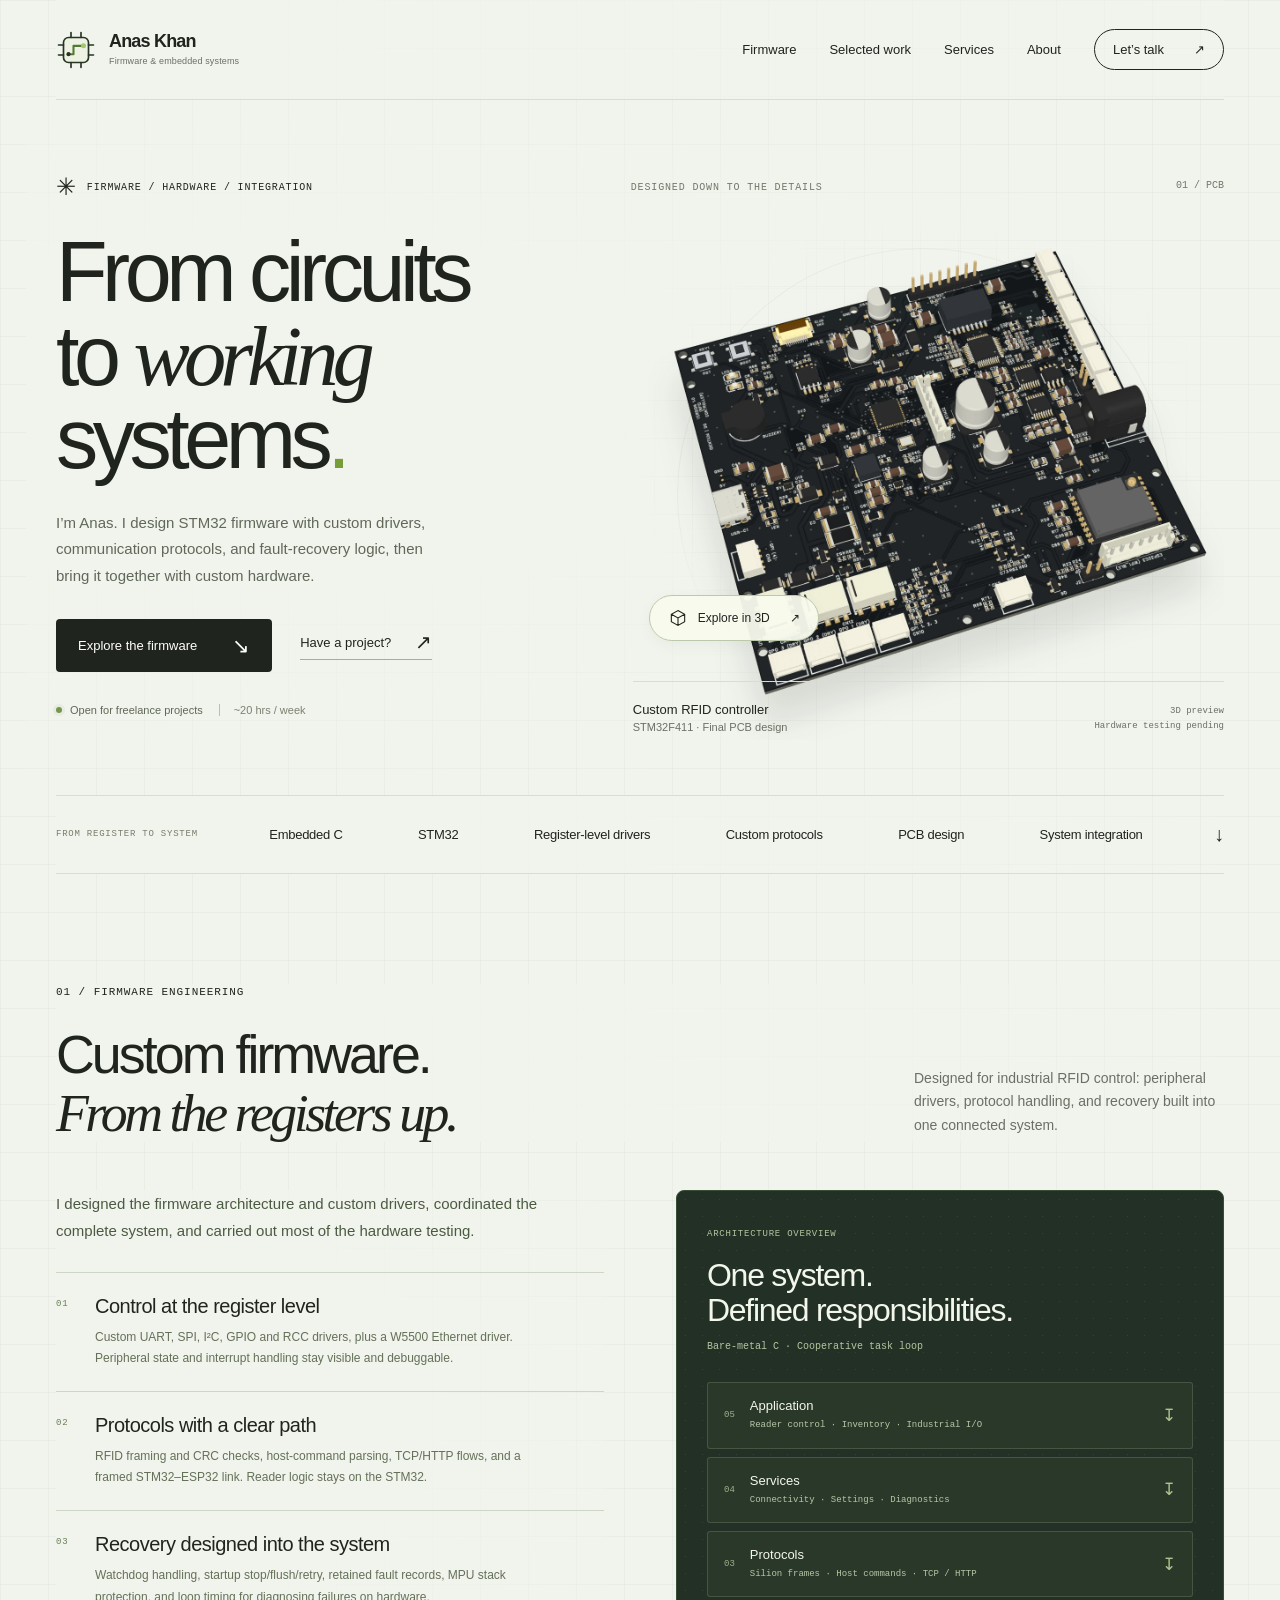
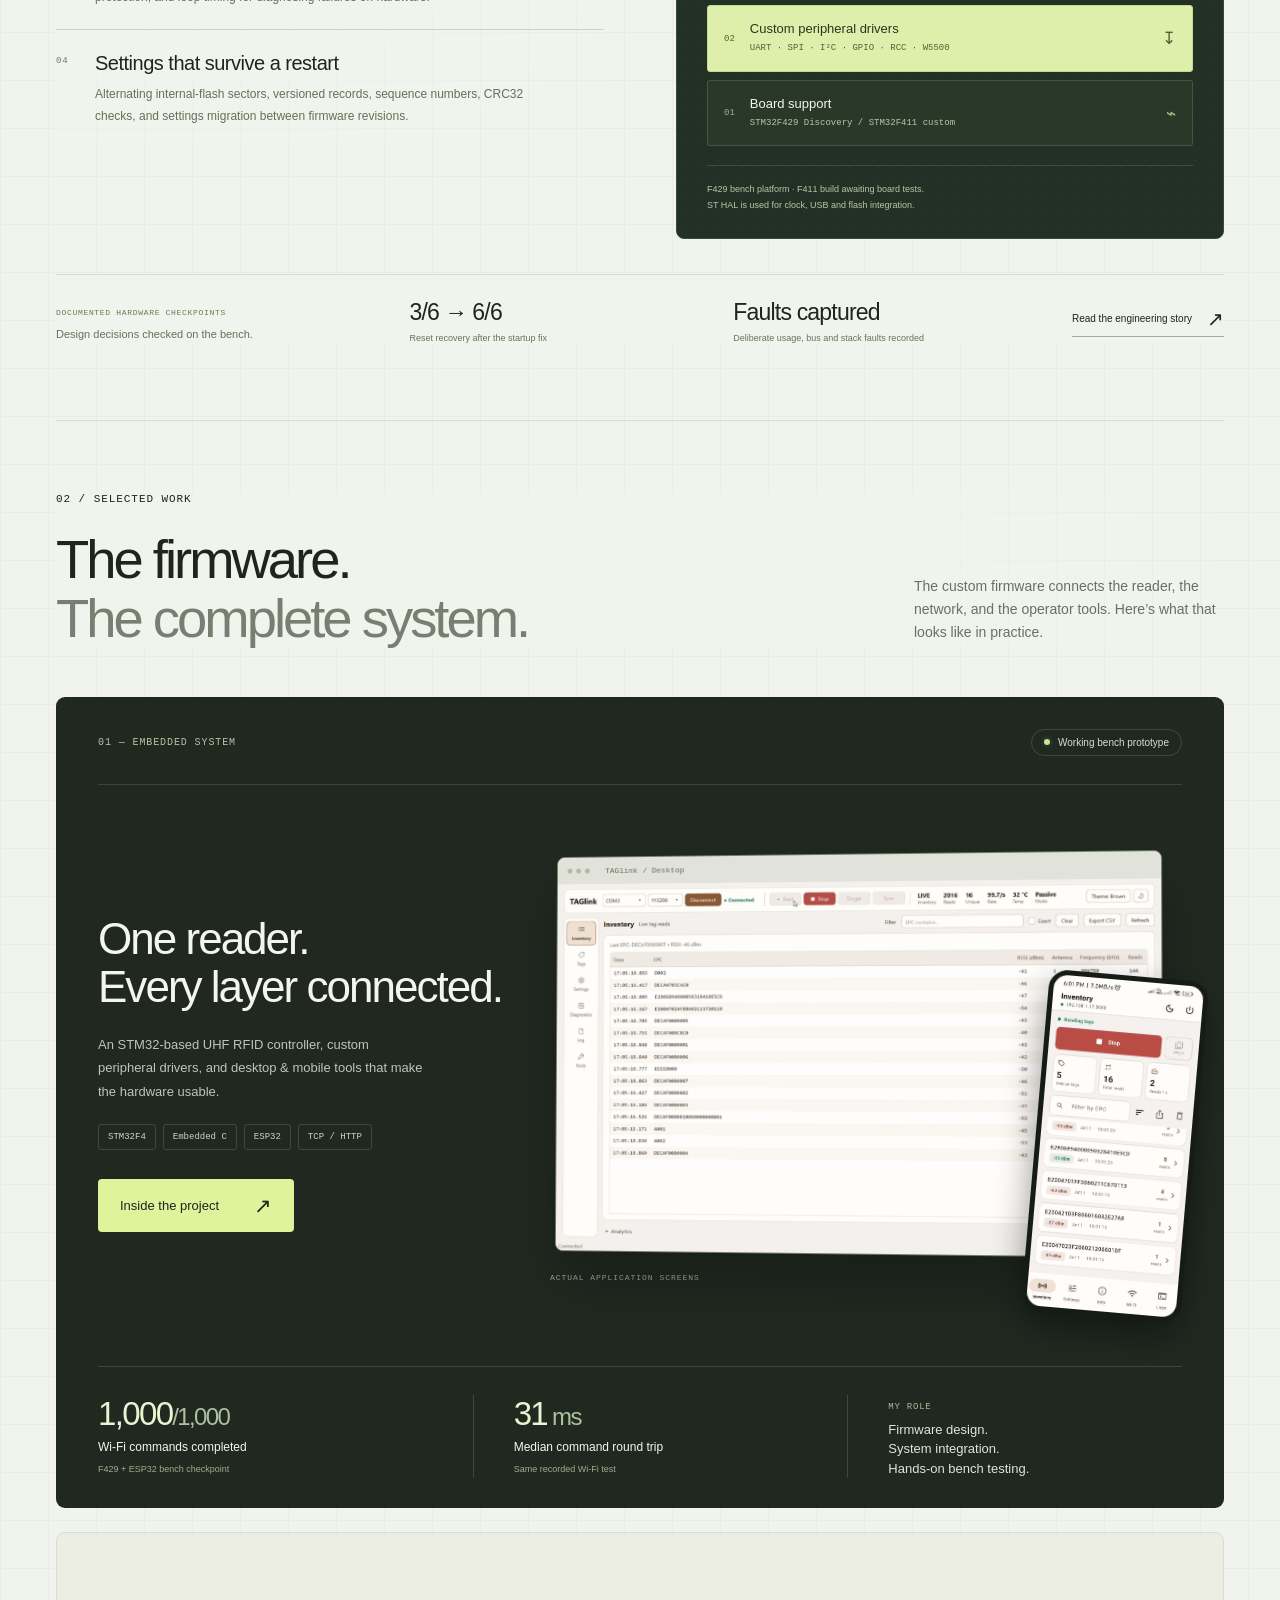
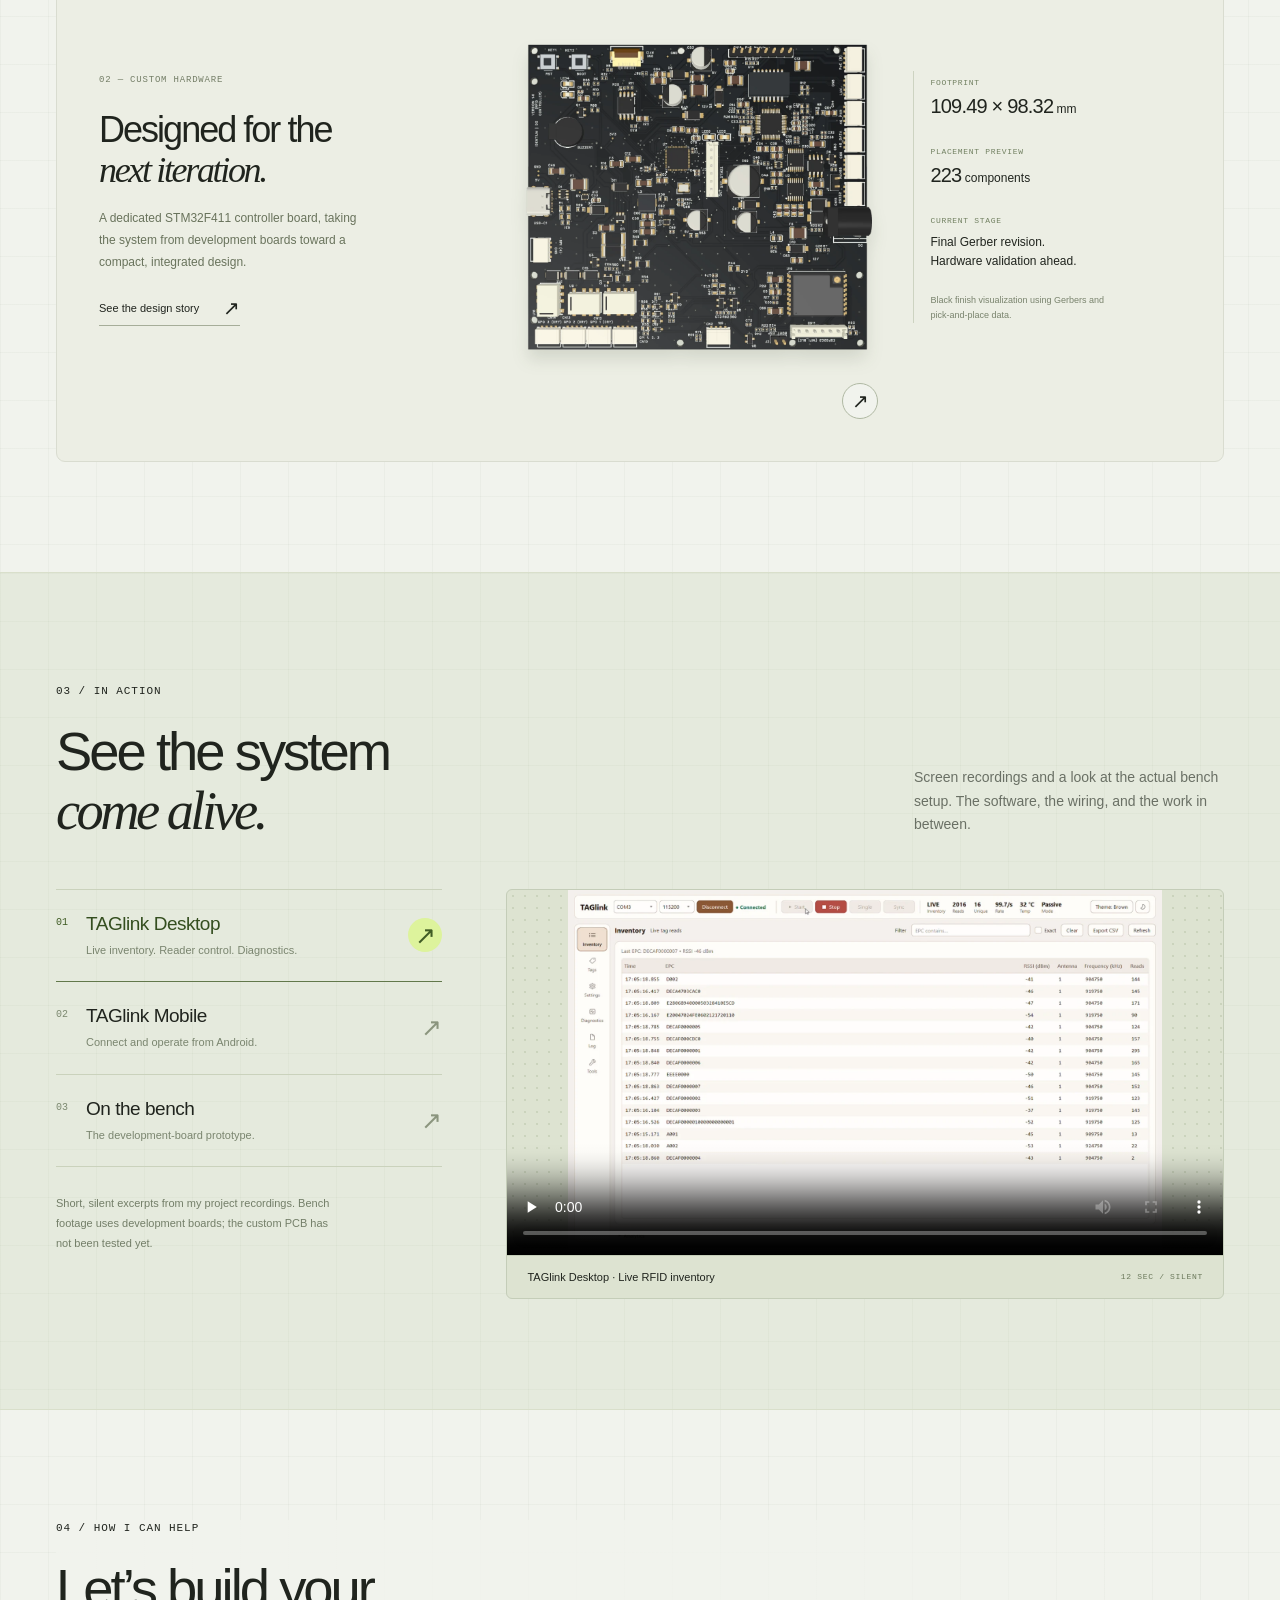
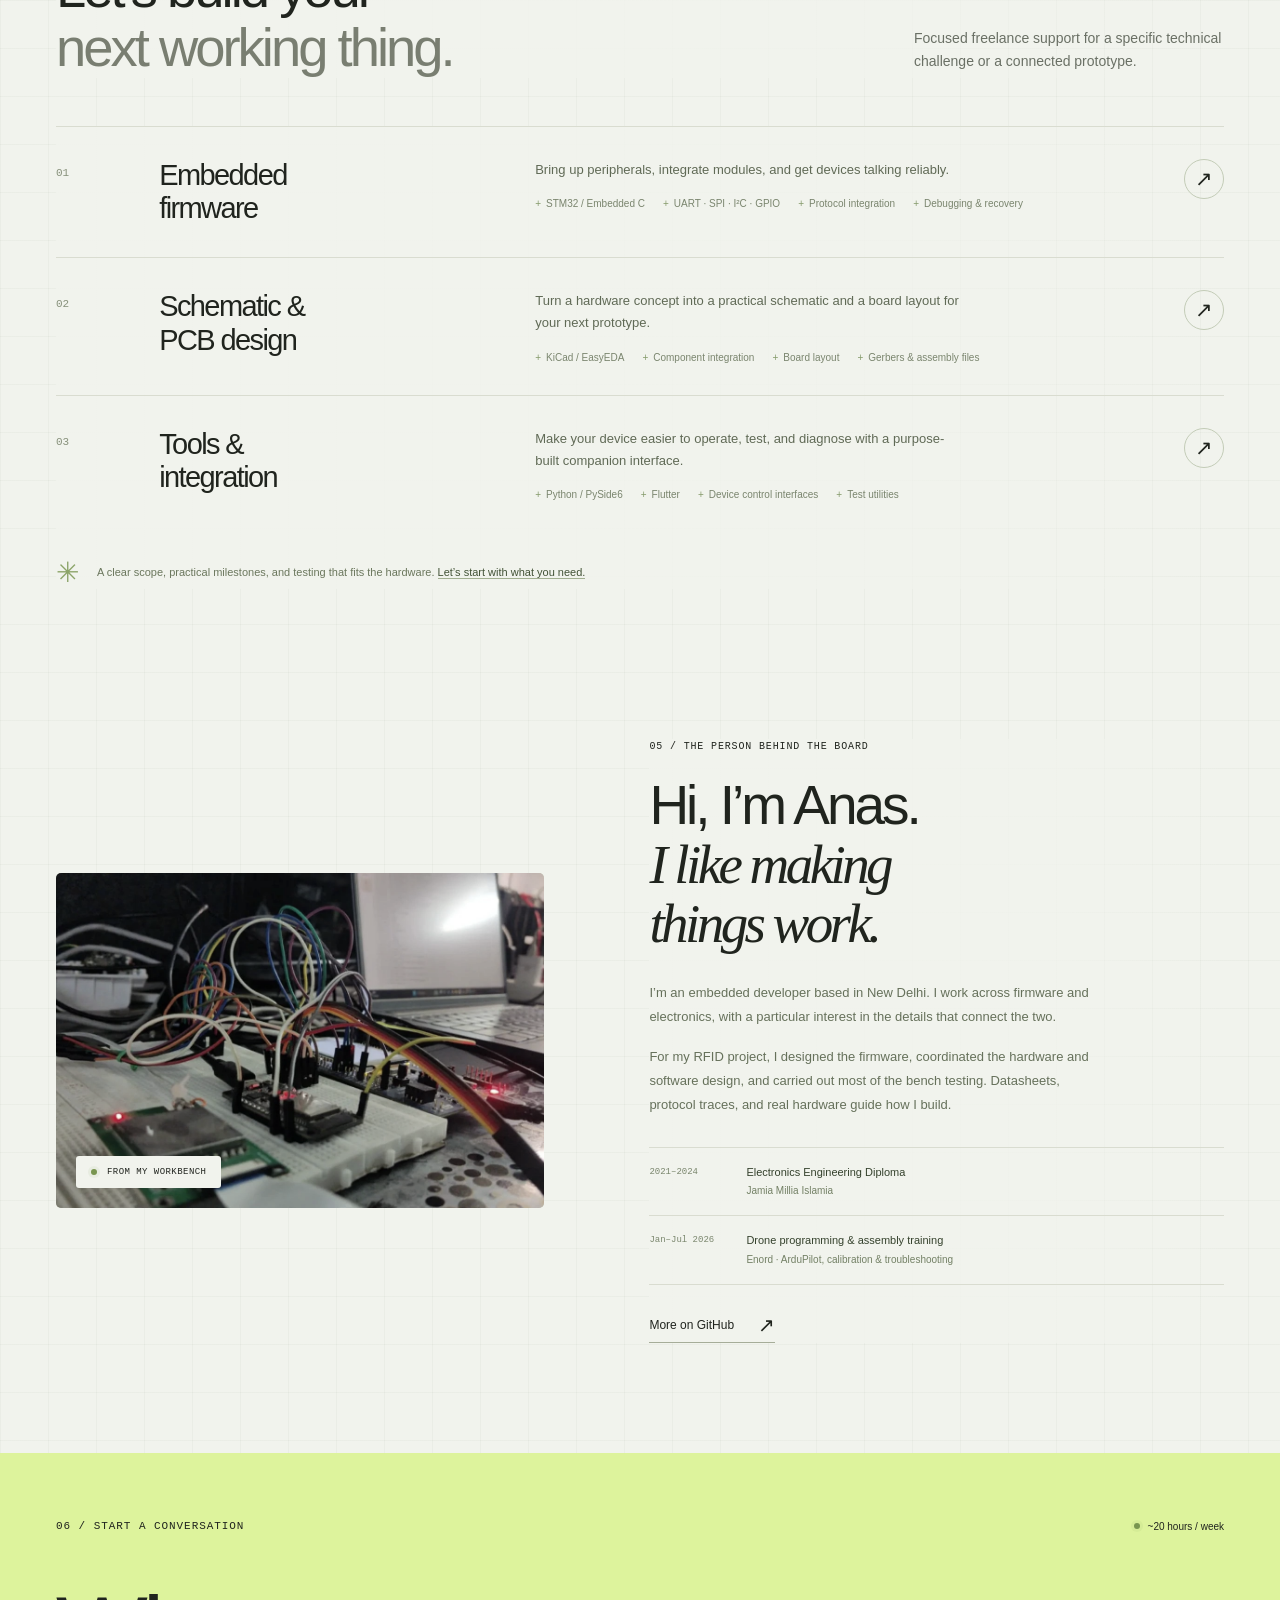
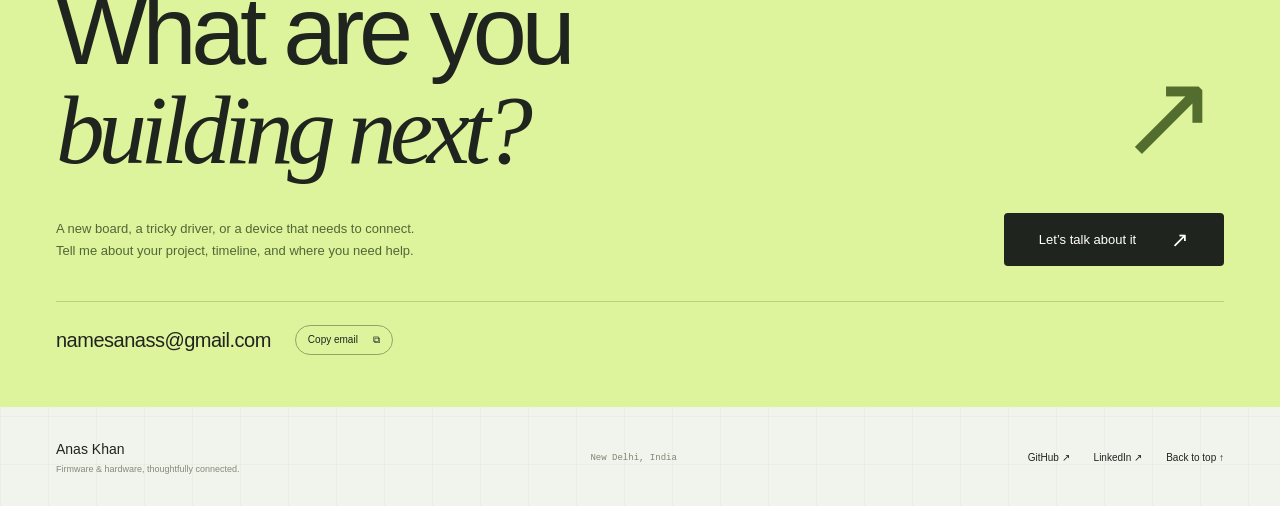
<file: index.html>
<!doctype html>
<html lang="en">
<head>
  <meta charset="utf-8">
  <meta name="viewport" content="width=device-width, initial-scale=1">
  <meta name="theme-color" content="#f4f4ed">
  <meta name="description" content="Anas Khan designs embedded firmware, custom peripheral drivers and PCBs. Explore an STM32 RFID prototype, TAGlink tools and a custom controller board. Available for freelance work.">
  <meta property="og:title" content="Anas Khan — From circuits to working systems">
  <meta property="og:description" content="Embedded firmware. Thoughtful hardware. Real prototypes. Explore the work of Anas Khan, an embedded developer in New Delhi.">
  <meta property="og:type" content="website">
  <meta property="og:url" content="https://freelance.namesanas.me/">
  <meta property="og:image" content="https://freelance.namesanas.me/assets/social.jpg">
  <link rel="canonical" href="https://freelance.namesanas.me/">
  <title>Anas Khan — Embedded Firmware & PCB Design</title>
  <link rel="icon" href="assets/favicon.svg" type="image/svg+xml">
  <link rel="stylesheet" href="styles.css">
  <link rel="stylesheet" href="firmware.css">
  <script src="app.js" defer></script>
  <script type="application/ld+json">{"@context":"https://schema.org","@type":"Person","name":"Anas Khan","jobTitle":"Embedded Firmware Developer","email":"namesanass@gmail.com","url":"https://freelance.namesanas.me/","sameAs":["https://github.com/namesanas","https://www.linkedin.com/in/namesanas"],"knowsAbout":["Embedded C","STM32","PCB design","Peripheral drivers"]}</script>
</head>
<body>
  <a class="skip-link" href="#main">Skip to content</a>
  <header class="site-header">
    <a class="identity" href="#" aria-label="Anas Khan home"><img class="identity-symbol" src="assets/favicon.svg" width="42" height="42" alt=""><span class="identity-wordmark">Anas Khan<span class="identity-role">Firmware & embedded systems</span></span></a>
    <button class="menu-toggle" type="button" aria-expanded="false" aria-controls="navigation">Menu <span aria-hidden="true">+</span></button>
    <nav id="navigation" aria-label="Main navigation"><a href="#firmware">Firmware</a><a href="#work">Selected work</a><a href="#services">Services</a><a href="#about">About</a><a class="nav-contact" href="#contact">Let’s talk <span aria-hidden="true">↗</span></a></nav>
  </header>

  <main id="main">
    <section class="hero wrap" aria-labelledby="hero-title">
      <div class="hero-copy">
        <p class="eyebrow"><span class="tiny-cross" aria-hidden="true">✳</span> Firmware / Hardware / Integration</p>
        <h1 id="hero-title">From circuits<br>to <span class="serif">working</span><br>systems<span class="accent-dot">.</span></h1>
        <p class="hero-intro">I’m Anas. I design STM32 firmware with custom drivers, communication protocols, and fault-recovery logic, then bring it together with custom hardware.</p>
        <div class="hero-actions"><a class="button button-dark" href="#firmware">Explore the firmware <span aria-hidden="true">↘</span></a><a class="text-link" href="mailto:namesanass@gmail.com">Have a project? <span aria-hidden="true">↗</span></a></div>
        <div class="availability"><span class="status-dot" aria-hidden="true"></span> Open for freelance projects <span class="availability-hours">~20 hrs / week</span></div>
      </div>
      <div class="hero-visual">
        <div class="board-grid" aria-hidden="true"></div>
        <div class="visual-label"><span class="micro">DESIGNED DOWN TO THE DETAILS</span><span class="coordinate" aria-hidden="true">01 / PCB</span></div>
        <img class="hero-board" src="assets/board.webp" alt="Populated black RFID controller PCB with STM32 controller, network connectors and power circuitry, shown as a 3D design visualization." width="1600" height="1350" fetchpriority="high">
        <button class="orbit-button" type="button" data-dialog="board-dialog" aria-label="Explore the populated PCB in interactive 3D"><svg viewBox="0 0 24 24" fill="none" aria-hidden="true"><path d="m12 3 8 4.5v9L12 21l-8-4.5v-9L12 3Z M4 7.5l8 4.5 8-4.5M12 12v9" stroke="currentColor" stroke-width="1.3"/></svg>Explore in 3D <span aria-hidden="true">↗</span></button>
        <div class="board-caption"><span><strong>Custom RFID controller</strong><span>STM32F411 · Final PCB design</span></span><span class="design-label">3D preview<br>Hardware testing pending</span></div>
      </div>
    </section>

    <div class="tech-strip wrap"><span class="micro">FROM REGISTER TO SYSTEM</span><div><span>Embedded C</span><span>STM32</span><span>Register-level drivers</span><span>Custom protocols</span><span>PCB design</span><span>System integration</span></div><span class="strip-arrow" aria-hidden="true">↓</span></div>

    <section id="firmware" class="firmware-section wrap section-space" aria-labelledby="firmware-title">
      <div class="section-heading"><div><p class="eyebrow">01 / Firmware engineering</p><h2 id="firmware-title">Custom firmware.<br><span class="serif">From the registers up.</span></h2></div><p>Designed for industrial RFID control: peripheral drivers, protocol handling, and recovery built into one connected system.</p></div>
      <div class="firmware-layout">
        <div class="firmware-detail">
          <p class="firmware-intro">I designed the firmware architecture and custom drivers, coordinated the complete system, and carried out most of the hardware testing.</p>
          <div class="firmware-capability"><span class="micro">01</span><div><h3>Control at the register level</h3><p>Custom UART, SPI, I²C, GPIO and RCC drivers, plus a W5500 Ethernet driver. Peripheral state and interrupt handling stay visible and debuggable.</p></div></div>
          <div class="firmware-capability"><span class="micro">02</span><div><h3>Protocols with a clear path</h3><p>RFID framing and CRC checks, host-command parsing, TCP/HTTP flows, and a framed STM32–ESP32 link. Reader logic stays on the STM32.</p></div></div>
          <div class="firmware-capability"><span class="micro">03</span><div><h3>Recovery designed into the system</h3><p>Watchdog handling, startup stop/flush/retry, retained fault records, MPU stack protection, and loop timing for diagnosing failures on hardware.</p></div></div>
          <div class="firmware-capability"><span class="micro">04</span><div><h3>Settings that survive a restart</h3><p>Alternating internal-flash sectors, versioned records, sequence numbers, CRC32 checks, and settings migration between firmware revisions.</p></div></div>
        </div>
        <figure class="architecture-panel" aria-labelledby="architecture-title">
          <figcaption><span class="micro">ARCHITECTURE OVERVIEW</span><h3 id="architecture-title">One system.<br>Defined responsibilities.</h3><p>Bare-metal C · Cooperative task loop</p></figcaption>
          <ol class="firmware-stack">
            <li><span class="layer-number">05</span><div><strong>Application</strong><span>Reader control · Inventory · Industrial I/O</span></div><span class="layer-symbol" aria-hidden="true">↧</span></li>
            <li><span class="layer-number">04</span><div><strong>Services</strong><span>Connectivity · Settings · Diagnostics</span></div><span class="layer-symbol" aria-hidden="true">↧</span></li>
            <li><span class="layer-number">03</span><div><strong>Protocols</strong><span>Silion frames · Host commands · TCP / HTTP</span></div><span class="layer-symbol" aria-hidden="true">↧</span></li>
            <li class="driver-layer"><span class="layer-number">02</span><div><strong>Custom peripheral drivers</strong><span>UART · SPI · I²C · GPIO · RCC · W5500</span></div><span class="layer-symbol" aria-hidden="true">↧</span></li>
            <li><span class="layer-number">01</span><div><strong>Board support</strong><span>STM32F429 Discovery / STM32F411 custom</span></div><span class="layer-symbol" aria-hidden="true">⌁</span></li>
          </ol>
          <p class="architecture-note">F429 bench platform · F411 build awaiting board tests.<br>ST HAL is used for clock, USB and flash integration.</p>
        </figure>
      </div>
      <div class="firmware-proof"><div><span class="micro">DOCUMENTED HARDWARE CHECKPOINTS</span><p>Design decisions checked on the bench.</p></div><div><strong>3/6 → 6/6</strong><span>Reset recovery after the startup fix</span></div><div><strong>Faults captured</strong><span>Deliberate usage, bus and stack faults recorded</span></div><button class="text-link" type="button" data-dialog="case-dialog">Read the engineering story <span aria-hidden="true">↗</span></button></div>
    </section>

    <section id="work" class="work-section wrap section-space" aria-labelledby="work-title">
      <div class="section-heading"><div><p class="eyebrow">02 / Selected work</p><h2 id="work-title">The firmware.<br><span class="muted">The complete system.</span></h2></div><p>The custom firmware connects the reader, the network, and the operator tools. Here’s what that looks like in practice.</p></div>

      <article class="featured-project">
        <div class="project-topline"><span class="project-index">01 — EMBEDDED SYSTEM</span><span class="pill"><span class="status-dot" aria-hidden="true"></span> Working bench prototype</span></div>
        <div class="featured-grid">
          <div class="project-copy"><h3>One reader.<br>Every layer connected.</h3><p>An STM32-based UHF RFID controller, custom peripheral drivers, and desktop & mobile tools that make the hardware usable.</p><div class="tag-list"><span>STM32F4</span><span>Embedded C</span><span>ESP32</span><span>TCP / HTTP</span></div><button class="button button-lime" type="button" data-dialog="case-dialog">Inside the project <span aria-hidden="true">↗</span></button></div>
          <div class="product-stage">
            <div class="desktop-frame"><div class="window-bar" aria-hidden="true"><span></span><span></span><span></span><b>TAGlink / Desktop</b></div><img src="assets/desktop.webp" alt="TAGlink Desktop displaying live RFID tag inventory and reader controls." width="1510" height="928" loading="lazy"></div>
            <div class="phone-frame"><img src="assets/mobile.webp" alt="TAGlink Android app showing live tag inventory." width="576" height="1280" loading="lazy"></div>
            <span class="stage-note micro">ACTUAL APPLICATION SCREENS</span>
          </div>
        </div>
        <div class="results-row"><div><strong>1,000<span>/1,000</span></strong><p>Wi-Fi commands completed</p><small>F429 + ESP32 bench checkpoint</small></div><div><strong>31<span> ms</span></strong><p>Median command round trip</p><small>Same recorded Wi-Fi test</small></div><div class="result-role"><span class="micro">MY ROLE</span><p>Firmware design.<br>System integration.<br>Hands-on bench testing.</p></div></div>
      </article>

      <article class="hardware-project">
        <div class="hardware-heading"><span class="project-index">02 — CUSTOM HARDWARE</span><h3>Designed for the<br><span class="serif">next iteration.</span></h3><p>A dedicated STM32F411 controller board, taking the system from development boards toward a compact, integrated design.</p><button class="text-link" type="button" data-dialog="hardware-dialog">See the design story <span aria-hidden="true">↗</span></button></div>
        <div class="hardware-middle"><img src="assets/board-top.webp" alt="Top view of the populated custom controller PCB design." width="1300" height="1300" loading="lazy"><button class="small-round" type="button" data-dialog="board-dialog" aria-label="Open interactive 3D board viewer">↗</button></div>
        <div class="hardware-facts"><div><span class="micro">FOOTPRINT</span><strong>109.49 × 98.32<span> mm</span></strong></div><div><span class="micro">PLACEMENT PREVIEW</span><strong>223<span> components</span></strong></div><div><span class="micro">CURRENT STAGE</span><p>Final Gerber revision.<br>Hardware validation ahead.</p></div><span class="small-note">Black finish visualization using Gerbers and pick-and-place data.</span></div>
      </article>
    </section>

    <section class="demo-section section-space" aria-labelledby="demo-title"><div class="wrap">
      <div class="section-heading"><div><p class="eyebrow">03 / In action</p><h2 id="demo-title">See the system<br><span class="serif">come alive.</span></h2></div><p>Screen recordings and a look at the actual bench setup. The software, the wiring, and the work in between.</p></div>
      <div class="demo-layout"><div class="demo-list" role="tablist" aria-label="Choose a demonstration" aria-orientation="vertical">
        <button id="tab-desktop" class="demo-tab" role="tab" aria-selected="true" aria-controls="demo-panel" data-demo="desktop"><span class="demo-number">01</span><span><strong>TAGlink Desktop</strong><small>Live inventory. Reader control. Diagnostics.</small></span><span class="tab-arrow" aria-hidden="true">↗</span></button>
        <button id="tab-mobile" class="demo-tab" role="tab" aria-selected="false" aria-controls="demo-panel" tabindex="-1" data-demo="mobile"><span class="demo-number">02</span><span><strong>TAGlink Mobile</strong><small>Connect and operate from Android.</small></span><span class="tab-arrow" aria-hidden="true">↗</span></button>
        <button id="tab-bench" class="demo-tab" role="tab" aria-selected="false" aria-controls="demo-panel" tabindex="-1" data-demo="bench"><span class="demo-number">03</span><span><strong>On the bench</strong><small>The development-board prototype.</small></span><span class="tab-arrow" aria-hidden="true">↗</span></button>
        <p class="demo-note">Short, silent excerpts from my project recordings. Bench footage uses development boards; the custom PCB has not been tested yet.</p>
      </div><div id="demo-panel" class="demo-player" role="tabpanel" aria-labelledby="tab-desktop" tabindex="0"><div class="demo-video-wrap"><video id="demo-video" controls playsinline preload="none" poster="assets/desktop.webp" aria-label="TAGlink Desktop live inventory demonstration"><source src="assets/desktop-demo.webm" type="video/webm"><p>Your browser cannot play this video. <a href="assets/desktop-demo.webm">Download the demo.</a></p></video></div><div class="demo-caption"><span id="demo-caption">TAGlink Desktop · Live RFID inventory</span><span id="demo-duration" class="micro">12 SEC / SILENT</span></div></div></div>
    </div></section>

    <section id="services" class="services-section wrap section-space" aria-labelledby="services-title">
      <div class="section-heading"><div><p class="eyebrow">04 / How I can help</p><h2 id="services-title">Let’s build your<br><span class="muted">next working thing.</span></h2></div><p>Focused freelance support for a specific technical challenge or a connected prototype.</p></div>
      <div class="service-row"><span class="service-no">01</span><h3>Embedded<br>firmware</h3><div><p>Bring up peripherals, integrate modules, and get devices talking reliably.</p><ul class="inline-list"><li>STM32 / Embedded C</li><li>UART · SPI · I²C · GPIO</li><li>Protocol integration</li><li>Debugging & recovery</li></ul></div><a href="mailto:namesanass@gmail.com?subject=Firmware%20project%20enquiry" aria-label="Enquire about embedded firmware services">↗</a></div>
      <div class="service-row"><span class="service-no">02</span><h3>Schematic &<br>PCB design</h3><div><p>Turn a hardware concept into a practical schematic and a board layout for your next prototype.</p><ul class="inline-list"><li>KiCad / EasyEDA</li><li>Component integration</li><li>Board layout</li><li>Gerbers & assembly files</li></ul></div><a href="mailto:namesanass@gmail.com?subject=PCB%20design%20project%20enquiry" aria-label="Enquire about schematic and PCB design services">↗</a></div>
      <div class="service-row"><span class="service-no">03</span><h3>Tools &<br>integration</h3><div><p>Make your device easier to operate, test, and diagnose with a purpose-built companion interface.</p><ul class="inline-list"><li>Python / PySide6</li><li>Flutter</li><li>Device control interfaces</li><li>Test utilities</li></ul></div><a href="mailto:namesanass@gmail.com?subject=Device%20tools%20project%20enquiry" aria-label="Enquire about tools and integration services">↗</a></div>
      <div class="process-note"><span class="tiny-cross" aria-hidden="true">✳</span><p>A clear scope, practical milestones, and testing that fits the hardware. <a href="#contact">Let’s start with what you need.</a></p></div>
    </section>

    <section id="about" class="about-section wrap section-space" aria-labelledby="about-title">
      <div class="about-image"><img src="assets/bench.webp" alt="The real prototype: an STM32 development board, ESP32 module and RFID reader wired together on a breadboard." width="720" height="870" loading="lazy"><span class="photo-label"><span class="status-dot" aria-hidden="true"></span> FROM MY WORKBENCH</span></div>
      <div class="about-copy"><p class="eyebrow">05 / The person behind the board</p><h2 id="about-title">Hi, I’m Anas.<br><span class="serif">I like making<br>things work.</span></h2><p>I’m an embedded developer based in New Delhi. I work across firmware and electronics, with a particular interest in the details that connect the two.</p><p>For my RFID project, I designed the firmware, coordinated the hardware and software design, and carried out most of the bench testing. Datasheets, protocol traces, and real hardware guide how I build.</p><div class="background-list"><div><span>2021–2024</span><p><strong>Electronics Engineering Diploma</strong>Jamia Millia Islamia</p></div><div><span>Jan–Jul 2026</span><p><strong>Drone programming & assembly training</strong>Enord · ArduPilot, calibration & troubleshooting</p></div></div><a class="text-link" href="https://github.com/namesanas" target="_blank" rel="noopener noreferrer">More on GitHub <span aria-hidden="true">↗</span></a></div>
    </section>

    <section id="contact" class="contact-section" aria-labelledby="contact-title"><div class="wrap"><div class="contact-top"><p class="eyebrow">06 / Start a conversation</p><span class="availability"><span class="status-dot" aria-hidden="true"></span> ~20 hours / week</span></div><h2 id="contact-title">What are you<br><span class="serif">building next?</span><span class="contact-arrow" aria-hidden="true">↗</span></h2><div class="contact-bottom"><p>A new board, a tricky driver, or a device that needs to connect.<br>Tell me about your project, timeline, and where you need help.</p><a class="button button-dark" href="mailto:namesanass@gmail.com?subject=Let%E2%80%99s%20build%20something&body=Hi%20Anas%2C%0A%0AHere%E2%80%99s%20what%20I%E2%80%99m%20building%3A%0A%0AHardware%20or%20platform%3A%0ATimeline%3A%0AWhere%20I%20need%20help%3A%0A">Let’s talk about it <span aria-hidden="true">↗</span></a></div><div class="email-row"><a href="mailto:namesanass@gmail.com">namesanass@gmail.com</a><button id="copy-email" type="button" aria-label="Copy email address">Copy email <span aria-hidden="true">⧉</span></button><span id="copy-status" role="status" class="copy-status"></span></div></div></section>
  </main>
  <footer class="site-footer wrap"><a class="footer-name" href="#">Anas Khan<span>Firmware & hardware, thoughtfully connected.</span></a><span>New Delhi, India</span><div><a href="https://github.com/namesanas" target="_blank" rel="noopener noreferrer">GitHub ↗</a><a href="https://www.linkedin.com/in/namesanas" target="_blank" rel="noopener noreferrer">LinkedIn ↗</a><a href="#" aria-label="Back to top">Back to top ↑</a></div></footer>

  <dialog id="case-dialog" class="story-dialog" aria-labelledby="case-title"><div class="dialog-head"><span class="micro">PROJECT NOTES / 01</span><button class="close-dialog" type="button" aria-label="Close case study">Close <span aria-hidden="true">×</span></button></div><div class="story-body"><p class="eyebrow">Firmware · Integration · Bench testing</p><h2 id="case-title">From bare metal<br>to connected RFID.</h2><p class="story-lead">I designed the firmware and coordinated an STM32-based UHF RFID controller, bringing custom drivers, an external reader module, network connectivity, and operator tools into a working bench prototype.</p><h3>The challenge</h3><p>Keep reader commands, continuous tag data, saved configuration, and multiple host interfaces working together within a bare-metal application.</p><h3>What I built</h3><p>A layered system around a Silion/Impinj E310 RFID module, with distinct board support, driver, protocol, service, and application layers.</p><ul><li><strong>Custom drivers:</strong> UART, SPI, I²C and GPIO, with inventory, tag operations, persistent settings and industrial I/O control.</li><li><strong>Connectivity:</strong> USB CDC, serial links, W5500 Ethernet, and an ESP32 Wi-Fi coprocessor over I²C. Reader logic stays on the STM32.</li><li><strong>Operator tools:</strong> TAGlink Desktop (Python/PySide6) and Android (Flutter), with live inventory, settings, diagnostics and command logs.</li><li><strong>Diagnostics:</strong> watchdog handling, startup recovery, retained fault records, stack protection and main-loop timing.</li></ul><h3>Three problems, three useful lessons</h3><div class="lesson"><span>01</span><div><h4>A stable Wi-Fi command path</h4><p>Debugging an STM32 I²C interrupt loop and ESP32 task timing led to peripheral-state and reply-timing fixes. A documented F429/ESP32 bench checkpoint completed <strong>1,000/1,000 commands with zero I²C errors</strong>, with a 31 ms median round trip.</p></div></div><div class="lesson"><span>02</span><div><h4>Recovering while the reader is still streaming</h4><p>An STM32 reset left the reader sending tags into initialization. Stopping inventory, flushing stale data and retrying configuration improved recovery from <strong>3/6 to 6/6 resets</strong> in the recorded test.</p></div></div><div class="lesson"><span>03</span><div><h4>Keeping uploads moving</h4><p>Separating HTTP acknowledgements from commands and increasing batch sizes corrected the upload flow. A <strong>host simulation</strong> delivered 2,000/2,000 tags at 200 reads/s with a 400 ms round trip. Hardware testing later confirmed reception without a recorded throughput figure.</p></div></div><h3>Where it stands</h3><p>The recordings demonstrate the development-board prototype and both TAGlink interfaces. The custom STM32F411 PCB design is complete, with hardware testing still ahead. A STOP-command timeout near the end of the original mobile recording remains an item to investigate.</p><p class="evidence-note">These are documented development checkpoints, not tests rerun for this website. The bench prototype and the untested custom PCB are separate stages of the project.</p><a class="button button-dark" href="mailto:namesanass@gmail.com?subject=RFID%20or%20firmware%20project">Have a similar challenge? <span aria-hidden="true">↗</span></a></div></dialog>

  <dialog id="hardware-dialog" class="story-dialog" aria-labelledby="hardware-title"><div class="dialog-head"><span class="micro">PROJECT NOTES / 02</span><button class="close-dialog" type="button" aria-label="Close hardware story">Close <span aria-hidden="true">×</span></button></div><div class="story-body"><p class="eyebrow">Schematic · Board layout · Assembly data</p><h2 id="hardware-title">A custom home<br>for the firmware.</h2><p class="story-lead">The goal: bring the controller functions onto a dedicated board for the next hardware iteration.</p><img class="story-board" src="assets/board.webp" width="1600" height="1350" alt="Populated RFID controller design visualization." loading="lazy"><h3>Design and integration</h3><p>I coordinated the overall hardware design alongside the firmware, bringing the STM32F411 controller, connectivity, power circuitry and external interfaces into a custom PCB layout.</p><p>The final EasyEDA Gerber revision defines a board approximately 109.49 × 98.32 mm. Its pick-and-place file supplies the component locations and rotations used for the populated 3D preview.</p><h3>What the preview represents</h3><p>The viewer combines the final Gerber geometry with 223 component placements and 10 copper test points. Black solder mask is a visualization choice. Components use library package models and simplified equivalents where exact models were unavailable; the preview is not a dimensional assembly check.</p><h3>Current stage</h3><p>The Gerbers are the final design revision supplied for this project. <strong>The custom board has not been hardware-tested.</strong> The working prototype shown elsewhere uses STM32 development boards and a breadboard setup.</p><p class="evidence-note">The KiCad schematic material in the project archive represents another design variant. It is not presented as the exact schematic for this final EasyEDA board.</p><button class="button button-dark" type="button" data-dialog="board-dialog">Explore the board in 3D <span aria-hidden="true">↗</span></button></div></dialog>

  <dialog id="board-dialog" class="board-dialog" aria-labelledby="board-title"><div class="dialog-head"><h2 id="board-title">Explore the controller</h2><button class="close-dialog" type="button" aria-label="Close 3D board viewer">Close <span aria-hidden="true">×</span></button></div><div class="viewer-container"><iframe id="board-iframe" title="Interactive populated PCB. Drag to rotate, scroll to zoom, or use the view controls." data-src="assets/board-viewer.html"></iframe></div><p class="viewer-help">Drag to rotate · Scroll to zoom · Use the view buttons for preset angles. <a href="assets/board.webp" target="_blank" rel="noopener">View a still image ↗</a></p></dialog>
</body>
</html>
</file>
<file: styles.css>
@charset "UTF-8";
:root{--paper:#f4f4ed;--ink:#20241e;--muted:#6a7065;--line:#d9dcd0;--lime:#ddf39c;--green:#4d6927;--dark:#202820;--font:"Segoe UI",Arial,sans-serif;--mono:"Cascadia Code",Consolas,monospace}
*{box-sizing:border-box}html{scroll-behavior:smooth;scroll-padding-top:100px}body{margin:0;background:var(--paper);color:var(--ink);font-family:var(--font);font-size:16px;-webkit-font-smoothing:antialiased}body.modal-open{overflow:hidden}a{color:inherit;text-decoration:none}button,input{font:inherit}button{color:inherit;cursor:pointer}button,a{-webkit-tap-highlight-color:transparent}button{border:0}button:disabled{cursor:wait}img{display:block;max-width:100%;height:auto}h1,h2,h3,h4,p{margin:0}h1,h2,h3{font-weight:500;letter-spacing:-.055em}p{line-height:1.65}button:focus-visible,a:focus-visible,video:focus-visible,[tabindex]:focus-visible{outline:3px solid #73963c;outline-offset:6px}::selection{background:#d4ea9c;color:#20241e}.wrap{width:min(1320px,calc(100% - 112px));margin-inline:auto}.section-space{padding-block:110px}.eyebrow,.micro,.project-index{font:11px/1.5 var(--mono);letter-spacing:.085em;text-transform:uppercase}.eyebrow{display:flex;align-items:center;gap:10px;margin-bottom:24px}.micro{font-size:10px}.muted{color:#797e71}.serif{font-family:Georgia,"Times New Roman",serif;font-weight:400;font-style:italic;letter-spacing:-.065em}.tiny-cross{font-family:Arial,sans-serif;font-size:24px}.skip-link{position:fixed;z-index:20;top:10px;left:10px;padding:14px;background:var(--lime);transform:translateY(-150%)}.skip-link:focus{transform:translateY(0)}
.site-header{height:100px;width:calc(100% - 112px);max-width:1450px;margin:auto;display:flex;align-items:center;justify-content:space-between;border-bottom:1px solid var(--line);gap:30px}.identity{display:flex;align-items:center;gap:13px;font-size:16px;font-weight:600;letter-spacing:-.025em}.identity-role{display:block;color:var(--muted);font-size:11px;letter-spacing:0;font-weight:400;margin-top:3px}.monogram{width:42px;height:42px;background:var(--ink);color:var(--paper);border-radius:50%;font-family:Georgia,serif;font-size:27px;font-style:italic;line-height:38px;text-align:center;letter-spacing:-6px;padding-right:5px}.monogram span{color:var(--lime)}.site-header nav{display:flex;align-items:center;gap:33px;font-size:13px}.site-header nav>a{position:relative}.site-header nav>a:not(.nav-contact):after{content:"";position:absolute;height:1px;bottom:-7px;left:0;width:0;background:var(--ink);transition:width .2s}.site-header nav>a:hover:after{width:100%}.nav-contact{border:1px solid var(--ink);padding:12px 18px;border-radius:30px;display:flex;gap:30px;align-items:center;transition:background .2s}.nav-contact:hover{background:var(--lime)}.menu-toggle{display:none}
.hero{min-height:690px;display:grid;grid-template-columns:1fr 1.05fr;align-items:center;gap:0;position:relative;padding-top:45px;padding-bottom:55px}.hero-copy{position:relative;z-index:2}.hero .eyebrow{margin-bottom:26px;font-size:10px}.hero h1{font-size:clamp(64px,6.6vw,96px);line-height:.99;font-weight:500;letter-spacing:-.065em}.hero h1 .serif{letter-spacing:-.07em}.accent-dot{color:#769d37}.hero-intro{max-width:390px;font-size:15px;line-height:1.75;color:#606858;margin-top:28px}.hero-actions{display:flex;align-items:center;gap:28px;margin-top:30px}.button{display:inline-flex;justify-content:center;align-items:center;gap:35px;border-radius:4px;padding:16px 22px;font-size:13px;font-weight:500;min-height:51px;transition:background .2s,transform .2s}.button span{font-size:21px;line-height:1}.button:hover{transform:translateY(-2px)}.button-dark{background:var(--ink);color:white}.button-dark:hover{background:#394632}.button-lime{background:var(--lime);color:var(--ink)}.button-lime:hover{background:#edffc1}.text-link{background:none;display:inline-flex;align-items:center;gap:24px;font-size:13px;padding:0 0 5px;border-bottom:1px solid #a6ad99}.text-link:hover{border-color:var(--ink)}.text-link span{font-size:20px}.availability{display:flex;gap:8px;align-items:center;font-size:11px}.hero .availability{margin-top:32px;color:#5f6856;flex-wrap:wrap}.availability-hours{margin-left:8px;padding-left:14px;border-left:1px solid #b9c0ad;color:#7a8270}.status-dot{display:inline-block;flex:none;width:6px;height:6px;background:#78954f;border-radius:50%;box-shadow:0 0 0 3px #78954f14}.hero-visual{align-self:stretch;position:relative;min-width:0;display:flex;flex-direction:column;justify-content:center;padding-top:0;margin-left:-15px}.board-grid{position:absolute;inset:65px -5px 50px 5px;background-image:linear-gradient(#5e715513 1px,transparent 1px),linear-gradient(90deg,#5e715513 1px,transparent 1px);background-size:38px 38px;mask-image:radial-gradient(ellipse,black 35%,transparent 70%);pointer-events:none}.board-grid:after{content:"";position:absolute;width:80%;aspect-ratio:1;border:1px solid #71866530;border-radius:50%;top:8%;left:10%}.hero-board{width:115%;max-width:none;margin-left:-6%;position:relative;filter:drop-shadow(0px 30px 16px #273b2520);animation:board-arrive 1s ease-out both}.visual-label{display:flex;justify-content:space-between;position:absolute;top:35px;left:20px;right:0;color:#707968;font-size:10px}.coordinate{font-family:var(--mono)}.orbit-button{position:absolute;bottom:99px;left:38px;display:flex;align-items:center;gap:10px;background:#f8faeef2;box-shadow:0 4px 16px #22331e0a;border:1px solid #bcc8aa;border-radius:30px;padding:12px 18px;font-size:12px;transition:transform .2s,background .2s}.orbit-button:hover{transform:translateY(-3px);background:var(--lime)}.orbit-button svg{width:20px;height:20px}.orbit-button>span{margin-left:10px}.board-caption{position:absolute;bottom:7px;left:22px;right:0;display:flex;align-items:end;justify-content:space-between;gap:15px;padding-top:20px;border-top:1px solid var(--line);font-size:11px;color:var(--muted)}.board-caption strong{display:block;color:var(--ink);font-size:13px;font-weight:500;margin-bottom:4px}.design-label{text-align:right;font-family:var(--mono);font-size:9px;line-height:1.6}.tech-strip{display:flex;justify-content:space-between;align-items:center;gap:30px;border-top:1px solid var(--line);border-bottom:1px solid var(--line);padding-block:27px}.tech-strip>.micro{color:#767e6b;font-size:9px}.tech-strip>div{display:flex;justify-content:space-evenly;gap:34px;flex:1;font-size:13px;font-weight:500;letter-spacing:-.02em}.strip-arrow{font-size:20px}
.section-heading{display:flex;align-items:end;justify-content:space-between;gap:50px;margin-bottom:48px}.section-heading h2{font-size:clamp(40px,4.25vw,62px);line-height:1.08}.section-heading>.eyebrow{margin-bottom:20px}.section-heading>p{max-width:310px;font-size:14px;color:var(--muted);padding-bottom:5px}.featured-project{background:var(--dark);color:#f4f6ee;border-radius:9px;padding:32px 42px 0;overflow:hidden}.project-topline{display:flex;justify-content:space-between;align-items:center;gap:20px;padding-bottom:28px;border-bottom:1px solid #ffffff20}.project-index{font-size:10px;letter-spacing:.09em}.featured-project .project-index{color:#b4c4a4}.pill{display:inline-flex;align-items:center;gap:8px;padding:7px 12px;border:1px solid #ffffff25;border-radius:30px;font-size:10px;color:#d7e0ce}.pill .status-dot{background:#c6e49a}.featured-grid{display:grid;grid-template-columns:.78fr 1.22fr;gap:38px;align-items:center;padding:48px 0 52px}.project-copy h3{font-size:44px;line-height:1.08;letter-spacing:-.045em}.project-copy>p{font-size:13px;line-height:1.8;color:#bdc6b6;max-width:330px;margin-top:23px}.tag-list{display:flex;gap:7px;flex-wrap:wrap;margin-top:21px;margin-bottom:29px}.tag-list span{font:9px var(--mono);padding:7px 9px;border:1px solid #ffffff25;border-radius:3px;color:#ccd4c4}.product-stage{position:relative;min-width:0;padding:20px 30px 30px 0;transform:translateX(6px)}.desktop-frame{border-radius:8px;overflow:hidden;box-shadow:0 30px 60px #0004;border:1px solid #708065;background:#e7e8e0;transform:perspective(1200px) rotateY(-4deg) rotateX(1deg)}.window-bar{height:27px;display:flex;align-items:center;gap:4px;background:#e1e3db;padding:0 10px;color:#646b5e}.window-bar>span{width:5px;height:5px;border-radius:50%;background:#b1b7a8}.window-bar b{font:8px var(--mono);margin-left:12px}.desktop-frame img{width:100%;aspect-ratio:1888/1160;object-fit:cover}.phone-frame{position:absolute;right:-7px;bottom:-3px;width:25%;border:5px solid #151b15;background:#151b15;border-radius:19px;overflow:hidden;box-shadow:0 15px 35px #0006;transform:rotate(5deg)}.phone-frame img{width:100%}.stage-note{display:block;text-align:left;margin-top:18px;font-size:8px;color:#9caa91;letter-spacing:.12em}.results-row{display:grid;grid-template-columns:1fr 1fr 1fr;border-top:1px solid #ffffff25;padding:28px 0 30px;gap:40px}.results-row>div+div{border-left:1px solid #ffffff25;padding-left:40px}.results-row strong{font-size:33px;letter-spacing:-.05em;font-weight:400;color:#e7f4d2}.results-row strong span{font-size:24px;color:#aebfa0}.results-row p{font-size:12px;margin-top:5px}.results-row small{font-size:9px;color:#9cae8e;display:block;margin-top:6px}.result-role>.micro{color:#acbb9d;font-size:9px}.result-role p{font-size:13px;line-height:1.5;color:#e0e5d9}
.hardware-project{display:grid;grid-template-columns:1fr 1fr .7fr;gap:25px;align-items:center;margin-top:24px;padding:42px;border:1px solid var(--line);border-radius:9px;background:#eceee4;overflow:hidden}.hardware-heading .project-index{color:#737d66;font-size:9px}.hardware-heading h3{font-size:36px;line-height:1.1;margin:23px 0 18px}.hardware-heading>p{font-size:12px;line-height:1.8;color:#69735c;max-width:275px}.hardware-heading .text-link{margin-top:23px;font-size:11px}.hardware-middle{position:relative}.hardware-middle img{width:116%;max-width:none;margin-left:-8%;filter:drop-shadow(0 10px 8px #28342020);transition:transform .5s}.hardware-middle:hover img{transform:rotate(-3deg)}.small-round{position:absolute;bottom:0;right:10px;border:1px solid #b0b9a3;border-radius:50%;width:36px;height:36px;background:var(--paper);font-size:20px}.small-round:hover{background:var(--lime)}.hardware-facts{padding-left:16px;border-left:1px solid #cdd3c1}.hardware-facts>div{margin-bottom:22px}.hardware-facts .micro{color:#718061;font-size:8px}.hardware-facts strong{display:block;margin-top:6px;font-size:20px;font-weight:500;letter-spacing:-.04em;white-space:nowrap}.hardware-facts strong span{font-size:12px;font-weight:400;letter-spacing:0}.hardware-facts p{font-size:12px;line-height:1.6;margin-top:6px}.small-note{display:block;font-size:9px;color:#79836d;line-height:1.7;max-width:190px}
.demo-section{background:#e9ecdf;border-block:1px solid #d9dfcb}.demo-layout{display:grid;grid-template-columns:.7fr 1.3fr;gap:64px;align-items:start}.demo-tab{background:none;display:flex;text-align:left;align-items:center;gap:18px;width:100%;padding:23px 0;border-bottom:1px solid #cad2bc;transition:color .2s}.demo-tab:first-child{border-top:1px solid #cad2bc}.demo-tab .demo-number{font:10px var(--mono);color:#7c8970;align-self:flex-start;margin-top:4px}.demo-tab strong{display:block;font-size:19px;font-weight:500;letter-spacing:-.025em}.demo-tab small{display:block;font-size:11px;color:#7a856f;margin-top:7px;line-height:1.5}.tab-arrow{margin-left:auto;font-size:25px;color:#8b957e}.demo-tab[aria-selected=true] .demo-number,.demo-tab[aria-selected=true] .tab-arrow{color:#405c25}.demo-tab[aria-selected=true] strong{color:#344e1f}.demo-tab[aria-selected=true]{border-bottom-color:#62784b}.demo-tab[aria-selected=true] .tab-arrow{background:var(--lime);border-radius:50%;width:34px;height:34px;display:grid;place-items:center;flex-shrink:0}.demo-note{font-size:11px;color:#737e68;line-height:1.8;max-width:290px;margin-top:27px}.demo-player{border:1px solid #c4cdb8;background:#dde3d1;border-radius:6px;overflow:hidden;min-width:0}.demo-video-wrap{height:365px;display:flex;align-items:center;justify-content:center;background-image:radial-gradient(#abb89b60 .8px,transparent .8px);background-size:12px 12px}.demo-video-wrap video{width:100%;height:100%;object-fit:contain;display:block}.demo-caption{border-top:1px solid #c4cdb8;padding:15px 20px;display:flex;justify-content:space-between;gap:15px;align-items:center;font-size:11px}.demo-caption .micro{font-size:8px;color:#6b795b;white-space:nowrap}
.service-row{border-top:1px solid var(--line);padding:32px 0;display:grid;grid-template-columns:.15fr .75fr 1.35fr 40px;gap:35px;align-items:start}.service-row:last-of-type{border-bottom:1px solid var(--line)}.service-no{font:11px var(--mono);color:#87917b;margin-top:8px}.service-row h3{font-size:29px;line-height:1.15}.service-row>div>p{font-size:13px;color:#606a56;max-width:430px;line-height:1.7}.inline-list{list-style:none;display:flex;gap:8px 18px;flex-wrap:wrap;padding:0;margin:17px 0 0}.inline-list li{font-size:10px;color:#7a856e}.inline-list li:before{content:"+";color:#869b6c;margin-right:5px}.service-row>a{width:40px;height:40px;border:1px solid #c3ccb7;display:grid;place-items:center;border-radius:50%;font-size:21px;transition:background .2s,transform .2s}.service-row>a:hover{background:var(--lime);transform:rotate(45deg)}.process-note{display:flex;align-items:center;gap:18px;padding-top:24px;color:#6b775d;font-size:11px}.process-note p{line-height:1.7}.process-note a{border-bottom:1px solid #a2af91;color:#425236}.process-note .tiny-cross{font-size:28px;color:#8ca469}
.about-section{padding-top:40px;display:grid;grid-template-columns:.85fr 1fr;gap:105px;align-items:center}.about-image{position:relative;max-height:570px;overflow:hidden;border-radius:5px;background:#c5ccb8}.about-image img{width:100%;height:100%;max-height:570px;object-fit:cover;object-position:center;filter:saturate(.62)}.photo-label{position:absolute;bottom:20px;left:20px;background:var(--paper);border-radius:3px;padding:11px 15px;display:flex;align-items:center;gap:10px;font:9px var(--mono);letter-spacing:.05em}.about-copy .eyebrow{font-size:10px;margin-bottom:22px}.about-copy h2{font-size:55px;line-height:1.07;margin-bottom:27px}.about-copy>p:not(.eyebrow){font-size:13px;color:#66715b;max-width:450px;margin-bottom:16px;line-height:1.85}.background-list{margin:29px 0 28px;border-top:1px solid var(--line)}.background-list>div{display:flex;gap:20px;border-bottom:1px solid var(--line);padding:15px 0}.background-list>div>span{font:9px/1.6 var(--mono);color:#7a866d;min-width:77px;padding-top:2px}.background-list p{font-size:10px;color:#738065;line-height:1.8}.background-list strong{display:block;font-size:11px;font-weight:500;color:#34412c}.about-copy>.text-link{font-size:12px}
.contact-section{background:var(--lime);padding:65px 0 52px}.contact-top{display:flex;align-items:center;justify-content:space-between;gap:25px}.contact-top>.eyebrow{margin:0}.contact-top .availability{font-size:10px}.contact-section h2{font-size:clamp(58px,7.6vw,110px);line-height:1.02;margin-top:46px;position:relative}.contact-arrow{position:absolute;right:10px;bottom:5px;font-size:120px;font-weight:300;line-height:1;color:#526d2e}.contact-bottom{display:flex;align-items:center;justify-content:space-between;gap:30px;margin-top:33px}.contact-bottom p{font-size:13px;color:#516735}.contact-bottom .button{min-width:220px}.email-row{margin-top:35px;border-top:1px solid #8fa75470;padding-top:23px;display:flex;align-items:center;gap:24px}.email-row>a{font-size:20px;letter-spacing:-.025em}.email-row>button{font-size:10px;border:1px solid #91a666;background:transparent;border-radius:20px;padding:8px 12px;display:flex;gap:15px}.email-row>button:hover{background:#eafcbb}.copy-status{font-size:11px;color:#4e6830}.site-footer{padding-block:34px;display:flex;align-items:center;justify-content:space-between;gap:30px}.footer-name{font-size:14px;font-weight:500}.footer-name span{display:block;font-size:9px;font-weight:400;color:#828c77;margin-top:7px}.site-footer>span{font:9px var(--mono);color:#7c8870}.site-footer>div{display:flex;gap:24px;font-size:10px}.site-footer a:hover{color:#587735}
dialog{color:var(--ink);background:var(--paper);padding:0;border:1px solid #c5ccbb;border-radius:10px;box-shadow:0 30px 100px #0004;max-height:calc(100dvh - 50px);overscroll-behavior:contain}dialog::backdrop{background:#172013b8;backdrop-filter:blur(7px)}.story-dialog{width:min(780px,calc(100% - 32px))}.dialog-head{display:flex;justify-content:space-between;align-items:center;gap:20px;border-bottom:1px solid var(--line);padding:17px 27px;background:var(--paper);position:sticky;top:0;z-index:3}.dialog-head .micro{color:#738165}.close-dialog{display:flex;gap:17px;align-items:center;font-size:11px;background:none;padding:8px}.close-dialog>span{font-size:25px;line-height:1}.story-body{padding:38px 48px 45px}.story-body .eyebrow{font-size:9px;margin-bottom:20px}.story-body h2{font-size:47px;line-height:1.05;margin-bottom:25px}.story-body p,.story-body li{font-size:13px;line-height:1.85;color:#5f6c54;margin-bottom:15px}.story-body .story-lead{font-size:15px;color:#3e4c34}.story-body h3{font-size:22px;letter-spacing:-.025em;margin:30px 0 13px}.story-body strong{color:#394b2e;font-weight:600}.story-body ul{padding-left:20px}.story-body li{padding-left:5px;margin-bottom:10px}.lesson{display:flex;gap:20px;padding:20px 0;border-top:1px solid var(--line)}.lesson>span{font:10px var(--mono);color:#82966a;padding-top:3px}.lesson h4{font-size:14px;font-weight:500;margin-bottom:8px}.lesson p{margin-bottom:0}.story-body .evidence-note{font-size:11px;line-height:1.8;border-left:2px solid #a7be83;padding-left:16px;margin:25px 0}.story-board{width:80%;margin:0 auto -15px}.board-dialog{width:min(1150px,calc(100% - 30px));overflow:hidden}.board-dialog .dialog-head h2{font-size:18px;letter-spacing:-.02em}.viewer-container{height:min(72dvh,750px)}.viewer-container iframe{height:100%;width:100%;border:0;display:block}.viewer-help{padding:12px 25px;font-size:10px;color:#728064;line-height:1.5;border-top:1px solid var(--line)}.viewer-help a{margin-left:15px;text-decoration:underline;text-underline-offset:3px}
@keyframes board-arrive{from{opacity:0;transform:translateY(20px) rotate(2deg)}to{opacity:1;transform:none}}
@media(min-width:1600px){.hero{min-height:760px}.hero h1{font-size:104px}.hero-visual{margin-left:0}.hero-board{width:116%}.visual-label{top:45px}.orbit-button{bottom:105px}}
@media(max-width:1150px){.wrap{width:calc(100% - 72px)}.site-header{width:calc(100% - 72px)}.hero{min-height:610px;padding-top:35px}.hero h1{font-size:70px}.hero-intro{max-width:320px;font-size:13px}.hero .eyebrow{font-size:8px}.hero-actions{gap:18px}.hero-actions .text-link{font-size:11px;gap:12px}.button{font-size:12px;gap:24px;padding:15px 18px}.hero-visual{margin-left:0}.visual-label{top:35px;left:10px}.visual-label .micro{font-size:8px}.hero-board{width:120%;margin-left:-10%}.orbit-button{bottom:85px;left:5px;font-size:10px;padding:10px 14px}.board-caption{left:6px}.design-label{font-size:8px}.tech-strip>div{gap:18px;font-size:11px}.tech-strip>.micro{font-size:8px}.section-space{padding-block:85px}.featured-project{padding-inline:30px}.featured-grid{gap:20px}.project-copy h3{font-size:37px}.project-copy>p{font-size:12px}.hardware-project{padding:30px;gap:16px;grid-template-columns:1fr .95fr .75fr}.hardware-heading h3{font-size:30px}.hardware-facts strong{font-size:17px}.hardware-facts strong span{font-size:10px}.demo-layout{gap:35px}.demo-video-wrap{height:310px}.about-section{gap:65px;padding-top:30px}.about-copy h2{font-size:47px}.service-row{gap:25px}.service-row h3{font-size:27px}}
@media(max-width:800px){.wrap{width:calc(100% - 40px)}.site-header{width:calc(100% - 40px);height:80px;position:relative;z-index:10}.site-header nav{gap:20px;font-size:11px}.identity{font-size:14px}.identity-role{font-size:9px}.monogram{width:36px;height:36px;line-height:32px;font-size:24px}.nav-contact{gap:15px;padding:10px 12px}.hero{min-height:auto;padding:50px 0 30px;grid-template-columns:1fr 1fr}.hero h1{font-size:57px}.hero-intro{max-width:270px;font-size:12px}.hero .eyebrow{font-size:7px;gap:7px}.hero .eyebrow .tiny-cross{font-size:19px}.hero-actions{align-items:start;flex-direction:column;gap:19px;margin-top:22px}.hero .availability{font-size:9px;margin-top:24px;max-width:230px;line-height:1.7}.availability-hours{font-size:8px;margin-left:0;padding-left:8px}.visual-label{top:8px}.visual-label .micro{max-width:140px;font-size:7px}.coordinate{font-size:8px}.hero-board{width:135%;margin-left:-16%;margin-top:0}.board-caption{flex-wrap:wrap;gap:8px;bottom:4px}.board-caption strong{font-size:11px}.board-caption>span{font-size:9px}.design-label{text-align:left!important;font-size:7px!important}.orbit-button{bottom:100px;left:12px;gap:6px}.orbit-button svg{width:15px}.tech-strip{gap:20px;padding-block:21px}.tech-strip>.micro{max-width:80px;line-height:1.6}.tech-strip>div{flex-wrap:wrap;gap:10px 18px;justify-content:flex-start;font-size:10px}.tech-strip .strip-arrow{display:none}.section-space{padding-block:65px}.section-heading{gap:30px;margin-bottom:32px}.section-heading h2{font-size:42px}.section-heading>p{font-size:12px;max-width:240px}.eyebrow{font-size:9px;margin-bottom:16px}.featured-project{padding:25px 25px 0}.featured-grid{grid-template-columns:1fr;gap:25px;padding-block:30px}.project-copy h3{font-size:39px}.project-copy>p{max-width:420px}.project-copy .tag-list{margin-block:18px 22px}.product-stage{padding-right:45px;width:100%;max-width:550px;margin:0 auto;transform:none}.phone-frame{right:9px;max-width:128px}.project-topline{padding-bottom:20px}.pill{font-size:9px}.project-index{font-size:9px}.results-row{gap:20px;padding-block:24px}.results-row>div+div{padding-left:20px}.results-row strong{font-size:28px}.results-row strong span{font-size:18px}.results-row p{font-size:10px}.results-row small{font-size:8px;line-height:1.5}.hardware-project{grid-template-columns:1fr 1fr;padding:28px;gap:25px}.hardware-facts{grid-column:1/-1;display:grid;grid-template-columns:1fr 1fr 1fr;border-left:0;border-top:1px solid #cdd3c1;padding:20px 0 0;gap:20px}.hardware-facts>div{margin:0}.hardware-facts .small-note{grid-column:1/-1;max-width:none}.hardware-heading h3{font-size:31px}.hardware-heading .project-index{font-size:8px}.hardware-facts strong{font-size:18px}.hardware-facts strong span{font-size:11px}.demo-layout{grid-template-columns:1fr;gap:25px}.demo-list{display:grid;grid-template-columns:1fr 1fr 1fr;gap:15px}.demo-tab{border-top:1px solid #cad2bc;gap:10px;padding:18px 0;align-items:start}.demo-tab strong{font-size:15px}.demo-tab small{font-size:9px;line-height:1.6}.demo-tab .tab-arrow{display:none!important}.demo-tab .demo-number{font-size:8px;margin-top:3px}.demo-note{grid-column:1/-1;max-width:100%;margin-top:0;font-size:10px}.demo-video-wrap{height:360px}.service-row{grid-template-columns:25px .9fr 1.2fr 32px;gap:20px}.service-row h3{font-size:23px}.service-row>div>p{font-size:12px}.service-row>a{width:32px;height:32px;font-size:18px}.inline-list{gap:7px 12px}.inline-list li{font-size:9px}.about-section{gap:35px;padding-top:0;grid-template-columns:.85fr 1fr}.about-copy h2{font-size:40px}.about-copy>.eyebrow{font-size:8px}.about-copy>p:not(.eyebrow){font-size:12px}.background-list>div{flex-direction:column;gap:3px}.background-list{margin-block:22px}.about-image img{min-height:440px}.photo-label{left:10px;bottom:10px;padding:9px;font-size:7px;gap:7px}.contact-section{padding-block:45px 35px}.contact-section h2{font-size:73px}.contact-arrow{font-size:90px!important}.contact-bottom p{font-size:11px;max-width:340px}.contact-bottom .button{min-width:180px}.site-footer{flex-wrap:wrap;gap:25px}.site-footer>span{margin-left:auto}.site-footer>div{width:100%;justify-content:space-between;border-top:1px solid var(--line);padding-top:20px}}
@media(max-width:580px){html{scroll-padding-top:20px}.site-header{height:76px}.identity{gap:10px}.menu-toggle{display:flex;align-items:center;gap:20px;background:none;padding:10px 0;font-size:11px}.menu-toggle>span{font-size:23px;font-weight:300}.site-header nav{display:none;position:absolute;top:75px;left:-20px;right:-20px;flex-direction:column;align-items:stretch;padding:20px;background:var(--paper);border-bottom:1px solid var(--line);box-shadow:0 15px 20px #17201310;gap:0}.site-header nav.is-open{display:flex}.site-header nav>a{font-size:15px;padding:15px 5px}.site-header nav .nav-contact{padding:13px 17px;justify-content:space-between;margin-top:10px}.hero{display:flex;flex-direction:column;align-items:stretch;padding-top:36px;padding-bottom:22px;gap:25px}.hero .eyebrow{font-size:8px;margin-bottom:22px}.hero h1{font-size:clamp(57px,14vw,78px)}.hero-intro{font-size:13px;max-width:330px;margin-top:22px}.hero-actions{flex-direction:row;align-items:center;gap:23px;margin-top:24px}.hero-actions .text-link{font-size:11px;gap:14px}.hero .availability{max-width:none;margin-top:22px;font-size:9px;gap:8px}.availability-hours{font-size:8px;margin-left:3px;padding-left:10px}.hero-visual{min-height:390px;width:100%;margin:0;align-self:auto;padding-top:0}.visual-label{top:3px;left:0}.visual-label .micro{font-size:7px;max-width:none}.hero-board{width:112%;margin-left:-6%;margin-top:-15px;margin-bottom:40px}.board-grid{inset:15px 0 35px}.orbit-button{bottom:83px;left:0;padding:10px 14px;font-size:10px;gap:8px}.board-caption{bottom:0;left:0;right:0;flex-wrap:nowrap;padding-top:16px}.board-caption>span{font-size:9px}.board-caption strong{font-size:12px}.design-label{text-align:right!important;font-size:7px!important}.tech-strip{padding-block:20px;gap:18px}.tech-strip>.micro{font-size:7px;min-width:65px;max-width:65px}.tech-strip>div{font-size:9px;gap:11px 16px}.section-space{padding-block:58px}.section-heading{display:block;margin-bottom:28px}.section-heading h2{font-size:43px}.section-heading>p{max-width:320px;margin-top:20px;font-size:12px}.eyebrow{font-size:8px;letter-spacing:.1em;margin-bottom:17px}.featured-project{padding:20px 20px 0;border-radius:6px}.project-topline{align-items:flex-start;gap:10px}.project-topline .project-index{font-size:7px;line-height:2}.pill{font-size:7px;gap:6px;padding:6px 8px;white-space:nowrap}.pill .status-dot{width:4px;height:4px}.featured-grid{padding-block:27px;gap:35px}.project-copy h3{font-size:38px}.project-copy>p{font-size:12px;margin-top:20px}.tag-list span{font-size:8px;padding:6px 7px}.product-stage{padding:0 25px 20px 0}.phone-frame{right:-5px;bottom:0;border-width:3px;border-radius:13px;width:28%}.window-bar{height:18px;padding-inline:6px;gap:3px}.window-bar>span{width:3px;height:3px}.window-bar b{font-size:5px}.stage-note{font-size:6px;margin-top:12px}.results-row{grid-template-columns:1fr 1fr;gap:20px 15px;padding:22px 0}.results-row strong{font-size:29px}.results-row strong span{font-size:19px}.results-row>div+div{padding-left:15px}.results-row p{font-size:10px;line-height:1.5}.results-row small{font-size:7px}.results-row .result-role{grid-column:1/-1;border-left:0;padding:15px 0 0;border-top:1px solid #ffffff20;display:flex;gap:20px;align-items:baseline}.result-role>.micro{font-size:8px;min-width:45px}.result-role p{font-size:10px;line-height:1.8;margin:0}.result-role p br{display:none}.hardware-project{grid-template-columns:1fr;padding:25px 22px;gap:15px;margin-top:18px}.hardware-heading h3{font-size:37px;margin-top:21px}.hardware-heading>p{max-width:320px;font-size:12px}.hardware-middle{max-width:300px;width:100%;margin:0 auto}.hardware-middle img{width:110%;margin-left:-5%}.hardware-facts{grid-template-columns:1fr 1fr;gap:23px 15px;padding-top:23px}.hardware-facts>div:last-of-type{grid-column:1/-1}.hardware-facts>div:last-of-type p br{display:none}.hardware-facts .micro{font-size:7px}.hardware-facts strong{font-size:18px}.hardware-facts strong span{font-size:10px}.hardware-facts .small-note{font-size:8px;margin-top:-10px}.demo-list{gap:10px}.demo-tab{gap:7px;padding:14px 0}.demo-tab strong{font-size:12px}.demo-tab small{font-size:8px}.demo-tab .demo-number{display:none}.demo-note{font-size:9px;line-height:1.7;margin-top:4px}.demo-video-wrap{height:280px}.demo-caption{padding:12px;gap:8px;font-size:9px;align-items:start}.demo-caption .micro{font-size:6px;line-height:1.8}.service-row{grid-template-columns:22px 1fr 30px;gap:16px;padding:26px 0}.service-row h3{font-size:27px}.service-row h3 br{display:none}.service-row>div{grid-column:2;grid-row:2}.service-row>a{grid-column:3;grid-row:1;margin-top:0}.service-no{font-size:9px}.service-row>div>p{font-size:12px}.inline-list li{font-size:9px}.process-note{align-items:start;font-size:10px;gap:15px}.about-section{display:flex;flex-direction:column;align-items:stretch;gap:32px;padding-top:0}.about-image{max-height:350px}.about-image img{height:350px;min-height:0;object-position:center 25%}.photo-label{left:15px;bottom:15px;font-size:8px;padding:10px 12px}.about-copy h2{font-size:48px}.about-copy>p:not(.eyebrow){font-size:13px}.background-list>div{flex-direction:row;gap:17px;padding:16px 0}.background-list>div>span{min-width:77px;font-size:8px}.background-list strong{font-size:10px}.background-list p{font-size:9px}.contact-top{align-items:flex-start;gap:15px}.contact-top>.eyebrow{font-size:7px}.contact-top .availability{font-size:8px;gap:6px;white-space:nowrap}.contact-section{padding-block:35px}.contact-section h2{font-size:clamp(48px,12vw,66px);margin-top:35px;letter-spacing:-.055em}.contact-arrow{position:static;font-size:48px!important;display:block;margin-top:20px}.contact-bottom{display:block;margin-top:22px}.contact-bottom p{font-size:12px;max-width:330px}.contact-bottom p br{display:none}.contact-bottom .button{margin-top:22px;min-width:200px}.email-row{gap:13px;flex-wrap:wrap;padding-top:20px;margin-top:28px}.email-row>a{font-size:17px}.email-row>button{font-size:8px;padding:7px 10px;gap:7px}.copy-status{width:100%;font-size:10px}.site-footer{padding-block:27px;gap:22px}.footer-name{font-size:13px}.footer-name span{font-size:8px}.site-footer>span{font-size:8px}.site-footer>div{font-size:9px}.story-body{padding:28px 23px 30px}.dialog-head{padding:12px 18px}.story-body h2{font-size:36px}.story-body .story-lead{font-size:14px}.story-body p,.story-body li{font-size:12px}.story-body h3{font-size:21px}.lesson{gap:14px}.lesson h4{font-size:13px}.story-body .eyebrow{font-size:8px}.dialog-head .micro{font-size:8px}.close-dialog{font-size:10px}.board-dialog{width:calc(100% - 18px)}.board-dialog .dialog-head h2{font-size:15px}.viewer-container{height:68dvh}.viewer-help{font-size:9px;padding:12px 16px}.viewer-help a{display:block;margin:5px 0 0}}
@media(prefers-reduced-motion:reduce){html{scroll-behavior:auto}*,*:before,*:after{animation:none!important;transition:none!important}}
/* Oversized transparent board art stays inside its composition at every width. */
.hero-visual{overflow:clip}
@media(max-width:580px){.hero-visual{min-height:390px}.hero-board{max-width:112%}}
@media(max-width:360px){.hero h1{font-size:48px}.hero-actions{gap:16px}.hero-actions .button{padding:14px;font-size:11px;gap:20px;white-space:nowrap}.hero-actions .text-link{font-size:10px;gap:12px;white-space:nowrap}.hardware-facts strong{font-size:15px}.hardware-facts strong span{font-size:9px}.site-footer>span{margin-left:0}}
@media(max-width:580px){.service-row h3 br,.result-role p br{display:revert}}
</file>
<file: firmware.css>
/* Quiet engineering-paper texture, with open space behind reading areas. */
:root{--paper:#f1f3ed}
body{background-color:var(--paper);background-image:linear-gradient(#5062470b 1px,transparent 1px),linear-gradient(90deg,#5062470b 1px,transparent 1px);background-size:48px 48px}
.hero{isolation:isolate}
.hero:before{content:"";position:absolute;z-index:-1;inset:0 -30px;background:radial-gradient(ellipse at 21% 45%,#f1f3ed 15%,#f1f3edee 32%,#f1f3ed00 72%);pointer-events:none}
@media(max-width:800px){.hero:before{inset-inline:-20px}}
.site-header{background:linear-gradient(90deg,#f1f3edfa,#f1f3ed77)}
.identity{gap:13px;flex-shrink:0}.identity-symbol{width:40px;height:40px;flex-shrink:0}.identity-wordmark{font-size:18px;letter-spacing:-.045em;font-weight:650;line-height:1.1}.identity-role{font-size:9px;font-weight:400;letter-spacing:.015em;margin-top:6px}
.tech-strip,.section-heading,.service-row,.process-note,.about-copy{background:linear-gradient(90deg,#f1f3edf5,#f1f3edcc 70%,#f1f3ed00)}
.work-section{padding-top:70px;border-top:1px solid var(--line)}
.demo-section{background-color:#e5eadd;background-image:linear-gradient(#536b3a09 1px,transparent 1px),linear-gradient(90deg,#536b3a09 1px,transparent 1px);background-size:48px 48px}.demo-section .section-heading{background:none}
.firmware-section{padding-bottom:75px}.firmware-section .section-heading h2{font-size:clamp(40px,4.2vw,60px)}
.firmware-layout{display:grid;grid-template-columns:1fr 1fr;gap:72px;align-items:start}
.firmware-detail{min-width:0;background:radial-gradient(ellipse at 25% 40%,#f1f3edfa 35%,#f1f3ed00 95%)}
.firmware-intro{font-size:15px;line-height:1.8;max-width:490px;color:#4b5a41;margin-bottom:28px}
.firmware-capability{display:flex;gap:21px;padding:21px 0;border-top:1px solid #cdd5c5}.firmware-capability>.micro{font-size:9px;color:#6a8053;min-width:18px;padding-top:4px}.firmware-capability h3{font-size:20px;letter-spacing:-.025em;margin-bottom:8px;line-height:1.25}.firmware-capability p{font-size:12px;line-height:1.8;color:#647158;max-width:440px}
.architecture-panel{margin:0;padding:31px 30px 24px;background-color:#233025;background-image:radial-gradient(#b8cd9421 .8px,transparent .8px);background-size:17px 17px;border:1px solid #364e34;border-radius:8px;color:#f3f7eb;position:relative;overflow:hidden}
.architecture-panel figcaption>.micro{color:#b5c6a0;font-size:9px}.architecture-panel h3{font-size:32px;letter-spacing:-.04em;line-height:1.08;margin:17px 0 12px}.architecture-panel figcaption>p{color:#b4c6a0;font:10px/1.6 var(--mono)}
.firmware-stack{list-style:none;margin:27px 0 19px;padding:0;display:grid;gap:8px}.firmware-stack li{display:flex;align-items:center;gap:15px;padding:15px 16px;border:1px solid #bacda333;border-radius:3px;background:#2b392bef}.layer-number{color:#9eaf8d;font:9px var(--mono);flex-shrink:0}.firmware-stack li>div{flex:1;min-width:0}.firmware-stack strong{display:block;font-size:13px;font-weight:500;margin-bottom:5px}.firmware-stack li>div>span{font:9px/1.6 var(--mono);color:#b8c7a6;display:block}.layer-symbol{font-size:17px;color:#adc48e;flex-shrink:0}
.firmware-stack .driver-layer{border-color:#c4dc8f;background:#ddefab;color:#273720}.driver-layer .layer-number,.driver-layer .layer-symbol,.firmware-stack .driver-layer>div>span{color:#506333}
.architecture-panel .architecture-note{font-size:9px;line-height:1.8;color:#b8c6a8;border-top:1px solid #a9bd8e35;padding-top:15px}
.firmware-proof{margin-top:35px;padding:24px 0 0;border-top:1px solid var(--line);display:grid;grid-template-columns:1.1fr 1fr 1.05fr auto;align-items:center;gap:28px;background:linear-gradient(90deg,#f1f3edf5,#f1f3edcc)}.firmware-proof .micro{font-size:8px;color:#667c50}.firmware-proof p{font-size:11px;margin-top:6px;color:#657259}.firmware-proof strong{font-size:23px;letter-spacing:-.035em;font-weight:500;display:block;margin-bottom:5px}.firmware-proof>div>span:not(.micro){font-size:9px;line-height:1.6;color:#66755a;display:block}.firmware-proof .text-link{font-size:10px;gap:15px;justify-self:end}
@media(max-width:1150px){.firmware-layout{gap:42px}.firmware-intro{font-size:14px}.firmware-capability{padding-block:18px;gap:16px}.firmware-capability h3{font-size:18px}.architecture-panel{padding:25px 23px}.firmware-proof{grid-template-columns:1.1fr 1fr 1fr;gap:22px}.firmware-proof .text-link{grid-column:1/-1;justify-self:start}}
@media(max-width:800px){.identity-wordmark{font-size:16px}.identity-role{font-size:8px}.identity-symbol{width:34px;height:34px}.site-header nav{gap:18px}.firmware-layout{gap:28px}.firmware-capability{gap:12px}.firmware-capability h3{font-size:17px}.firmware-capability p{font-size:11px}.firmware-intro{font-size:13px}.architecture-panel{padding:23px 19px}.architecture-panel h3{font-size:28px}.firmware-stack li{padding:13px 11px;gap:10px}.firmware-stack strong{font-size:12px}.firmware-stack li>div>span{font-size:8px}.layer-symbol{display:none}.firmware-proof strong{font-size:21px}.work-section{padding-top:58px}.firmware-section{padding-bottom:55px}}
@media(max-width:680px){.firmware-layout{grid-template-columns:1fr;gap:25px}.firmware-intro{max-width:none}.firmware-capability p{font-size:12px;max-width:none}.firmware-capability h3{font-size:19px}.architecture-panel{padding:28px 25px}.architecture-panel h3{font-size:32px}.firmware-stack li{padding:16px;gap:15px}.firmware-stack strong{font-size:13px}.firmware-stack li>div>span{font-size:9px}.layer-symbol{display:block}.firmware-proof{grid-template-columns:1fr 1fr;gap:23px}.firmware-proof>div:first-child{grid-column:1/-1}.firmware-proof .text-link{font-size:11px}.firmware-section .section-heading h2{font-size:43px}}
@media(min-width:581px) and (max-width:740px){.site-header nav{gap:12px;font-size:10px}.nav-contact{padding:9px 10px;gap:8px}.identity{gap:8px}.identity-wordmark{font-size:14px}.identity-role{font-size:7px}.identity-symbol{width:30px;height:30px}}
@media(max-width:580px){body,.demo-section{background-size:36px 36px}.hero:before{inset:0 -20px;background:radial-gradient(ellipse at 30% 20%,#f1f3ed 15%,#f1f3edf0 35%,transparent 75%)}.site-header nav{gap:0;background:var(--paper)}.identity-symbol{width:33px;height:33px}.identity-wordmark{font-size:17px}.identity-role{font-size:8px}.hero-actions{gap:16px}.hero-actions .button{font-size:11px;gap:18px;padding-inline:17px}.hero-actions .text-link{font-size:10px;gap:12px}.firmware-section .section-heading h2{font-size:40px}.firmware-intro{font-size:13px;margin-bottom:23px}.firmware-capability{gap:15px;padding-block:20px}.firmware-capability h3{font-size:18px}.firmware-capability p{font-size:12px}.architecture-panel{padding:25px 20px}.firmware-stack li{padding:14px 12px;gap:12px}.firmware-stack li>div>span{font-size:8px}.architecture-panel .architecture-note{font-size:8px}.firmware-proof strong{font-size:23px}.firmware-proof>div>span:not(.micro){font-size:9px}.firmware-proof .micro{font-size:8px}.firmware-section{padding-bottom:45px}.work-section{padding-top:48px}}
@media(max-width:360px){.hero-actions{gap:13px}.hero-actions .button{font-size:10px;padding-inline:12px;gap:10px}.hero-actions .text-link{font-size:9px;gap:10px}.firmware-section .section-heading h2{font-size:34px}.architecture-panel{padding:23px 15px}.architecture-panel h3{font-size:29px}.firmware-stack li{padding:13px 10px;gap:9px}.firmware-stack strong{font-size:11px}.firmware-stack li>div>span{font-size:7px}.layer-symbol{display:none}.firmware-proof strong{font-size:20px}}
@media(min-width:581px) and (max-width:740px){.menu-toggle{display:flex;align-items:center;gap:20px;background:none;padding:10px 0;font-size:11px}.menu-toggle>span{font-size:23px}.site-header nav{display:none;position:absolute;top:79px;left:-20px;right:-20px;flex-direction:column;align-items:stretch;padding:20px;background:var(--paper);border-bottom:1px solid var(--line);box-shadow:0 15px 20px #17201310;gap:0}.site-header nav.is-open{display:flex}.site-header nav>a{font-size:15px;padding:15px 5px}.site-header nav .nav-contact{padding:13px 17px;justify-content:space-between;margin-top:10px}.identity-wordmark{font-size:16px}.identity-role{font-size:8px}.identity-symbol{width:34px;height:34px}}
</file>
